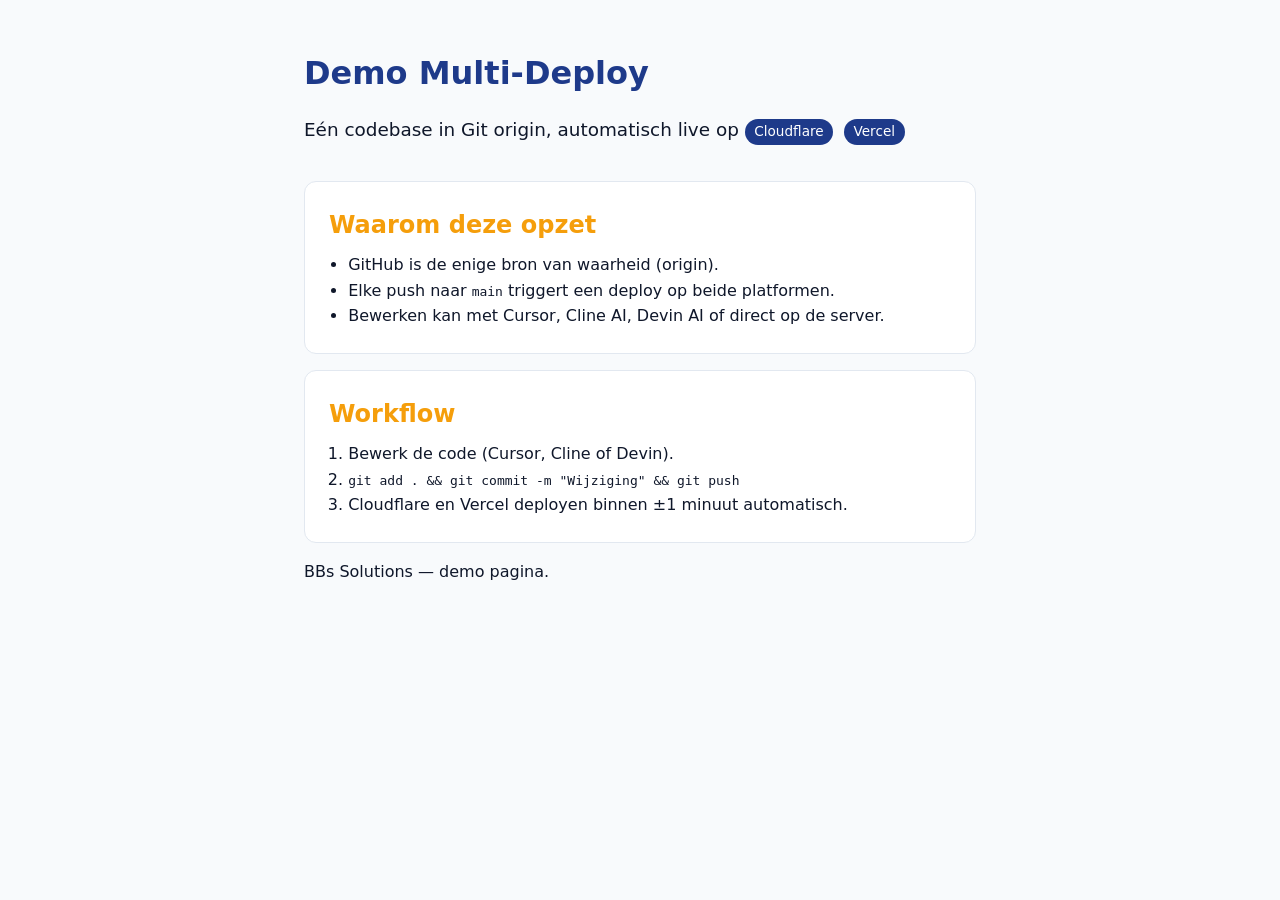
<file: index.html>
<!DOCTYPE html>
<html lang="nl">
<head>
  <meta charset="UTF-8">
  <meta name="viewport" content="width=device-width, initial-scale=1.0">
  <title>Demo Multi-Deploy — BBs Solutions</title>
  <meta name="description" content="Demo: één Git origin, automatisch live op Cloudflare én Vercel.">
  <style>
    :root { --color-primary: #1e3a8a; --color-accent: #f59e0b; --color-bg: #f8fafc; --color-text: #0f172a; --radius: 12px; }
    * { margin: 0; padding: 0; box-sizing: border-box; }
    body { font-family: system-ui, sans-serif; background: var(--color-bg); color: var(--color-text); line-height: 1.6; }
    .page { max-width: 720px; margin: 0 auto; padding: 3rem 1.5rem; }
    .page__title { color: var(--color-primary); }
    .page__lead { font-size: 1.15rem; margin: 1rem 0 2rem; }
    .card { background: #fff; border-radius: var(--radius); padding: 1.5rem; margin-bottom: 1rem; border: 1px solid #e2e8f0; }
    .card__title { color: var(--color-accent); margin-bottom: .5rem; }
    .card__list { padding-left: 1.2rem; }
    .badge { display: inline-block; padding: .15rem .6rem; margin: .2rem .3rem .2rem 0; background: var(--color-primary); color: #fff; border-radius: 999px; font-size: .85rem; }
  </style>
</head>
<body>
  <main class="page">
    <h1 class="page__title">Demo Multi-Deploy</h1>
    <p class="page__lead">
      Eén codebase in Git origin, automatisch live op
      <span class="badge">Cloudflare</span>
      <span class="badge">Vercel</span>
    </p>
    <section class="card">
      <h2 class="card__title">Waarom deze opzet</h2>
      <ul class="card__list">
        <li>GitHub is de enige bron van waarheid (origin).</li>
        <li>Elke push naar <code>main</code> triggert een deploy op beide platformen.</li>
        <li>Bewerken kan met Cursor, Cline AI, Devin AI of direct op de server.</li>
      </ul>
    </section>
    <section class="card">
      <h2 class="card__title">Workflow</h2>
      <ol class="card__list">
        <li>Bewerk de code (Cursor, Cline of Devin).</li>
        <li><code>git add . && git commit -m "Wijziging" && git push</code></li>
        <li>Cloudflare en Vercel deployen binnen ±1 minuut automatisch.</li>
      </ol>
    </section>
    <footer><p>BBs Solutions — demo pagina.</p></footer>
  </main>
</body>
</html>
</file>
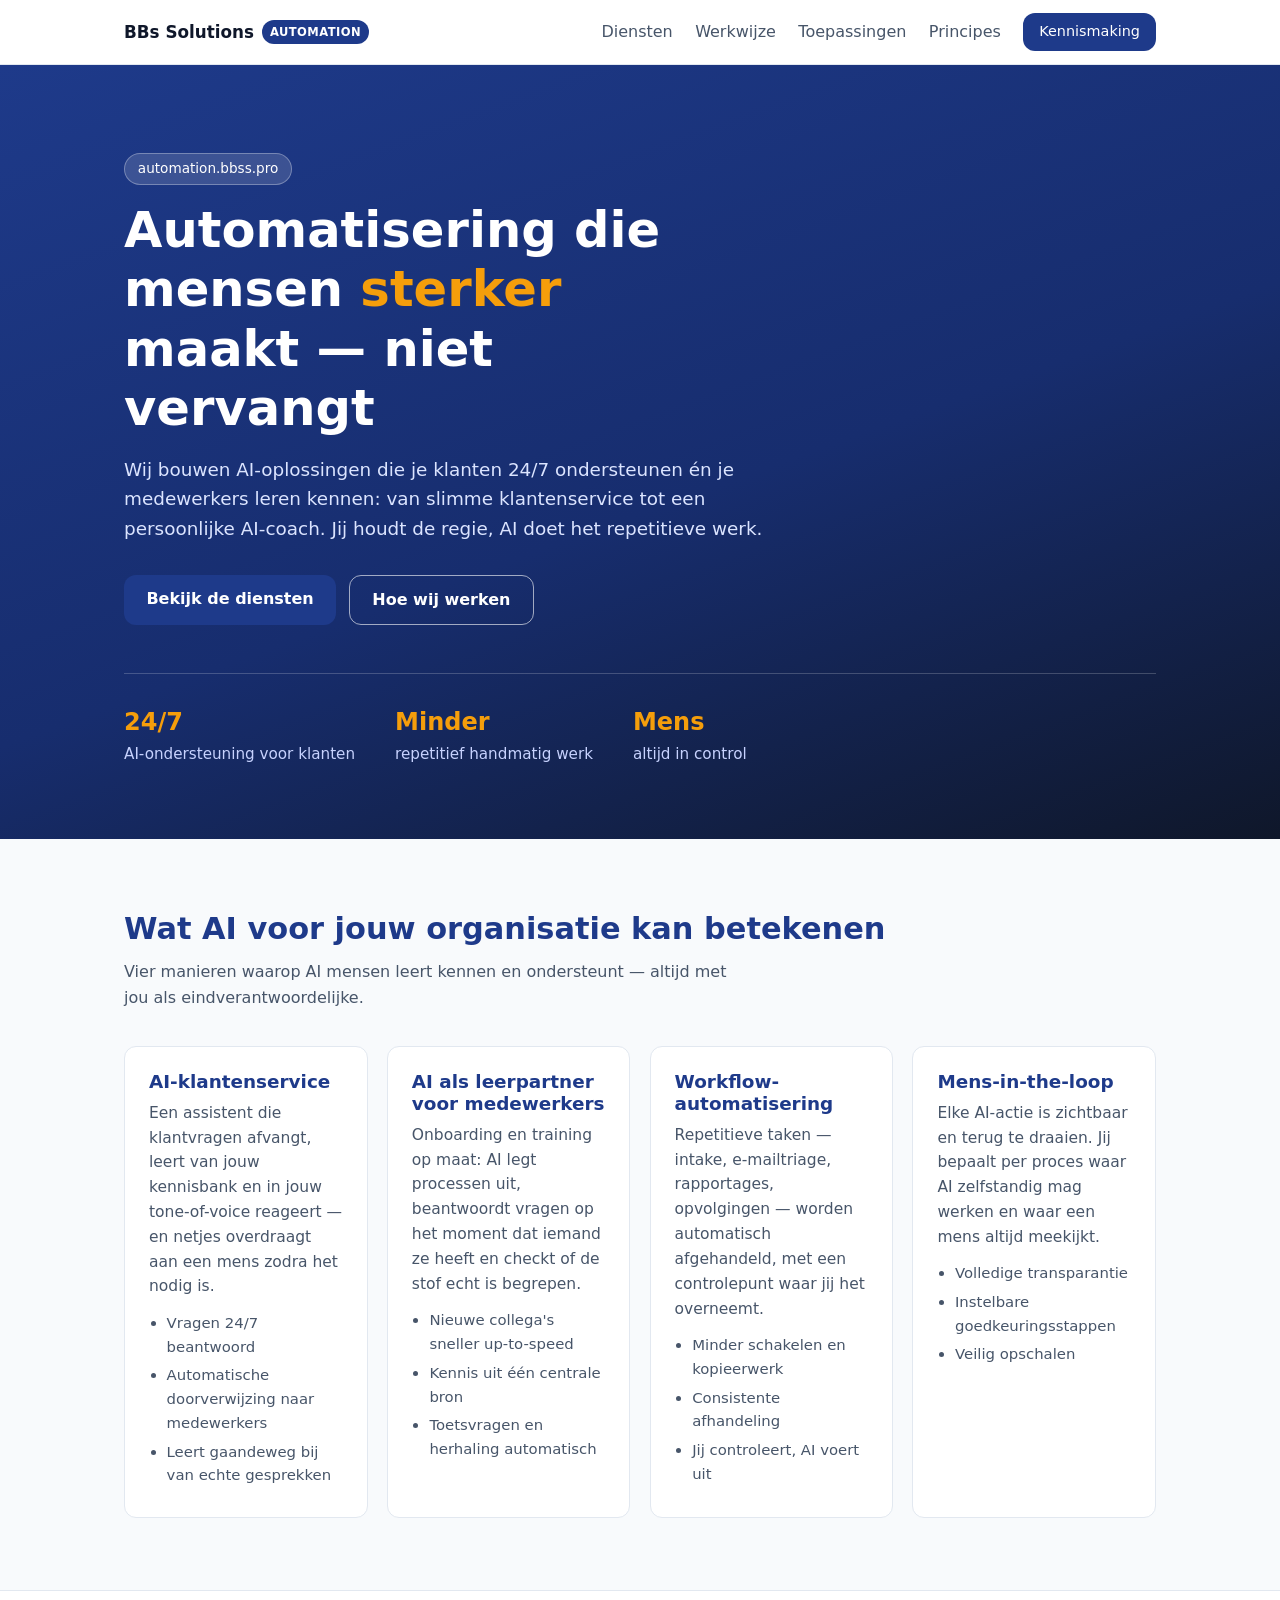
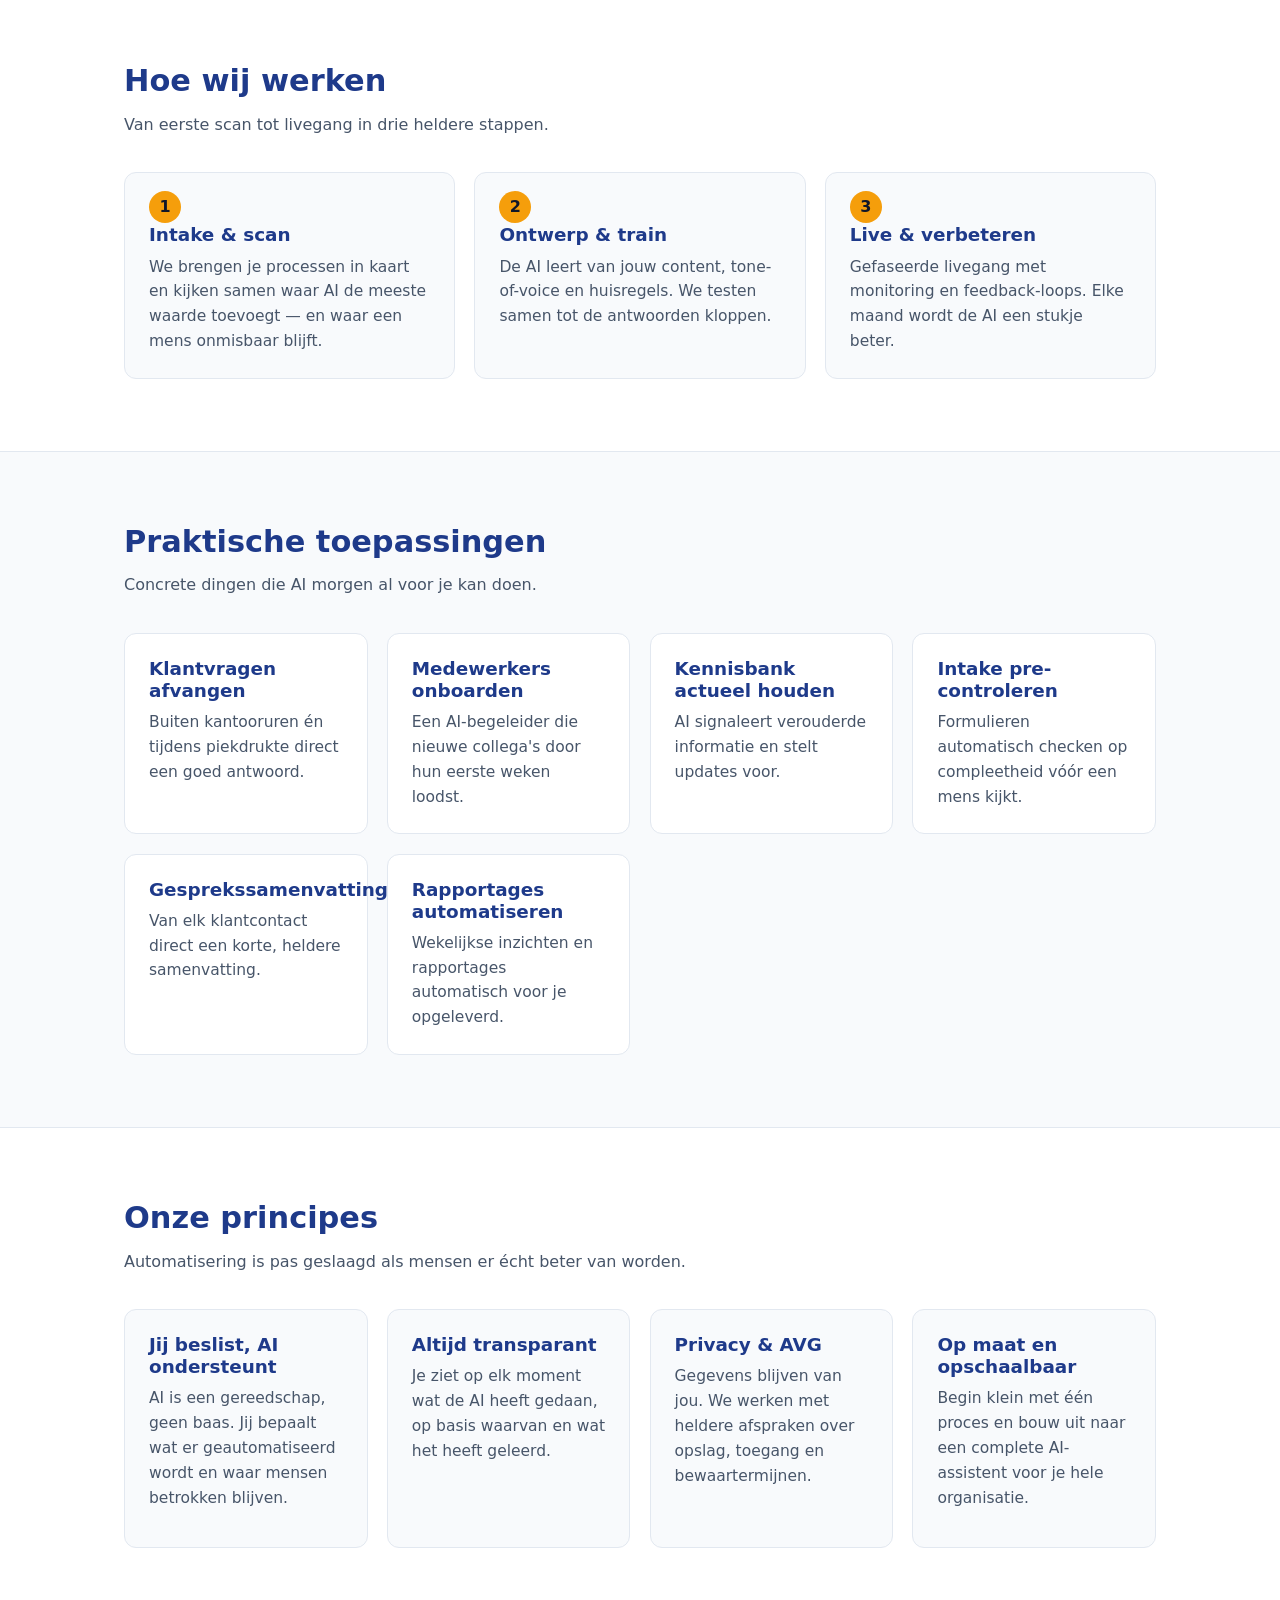
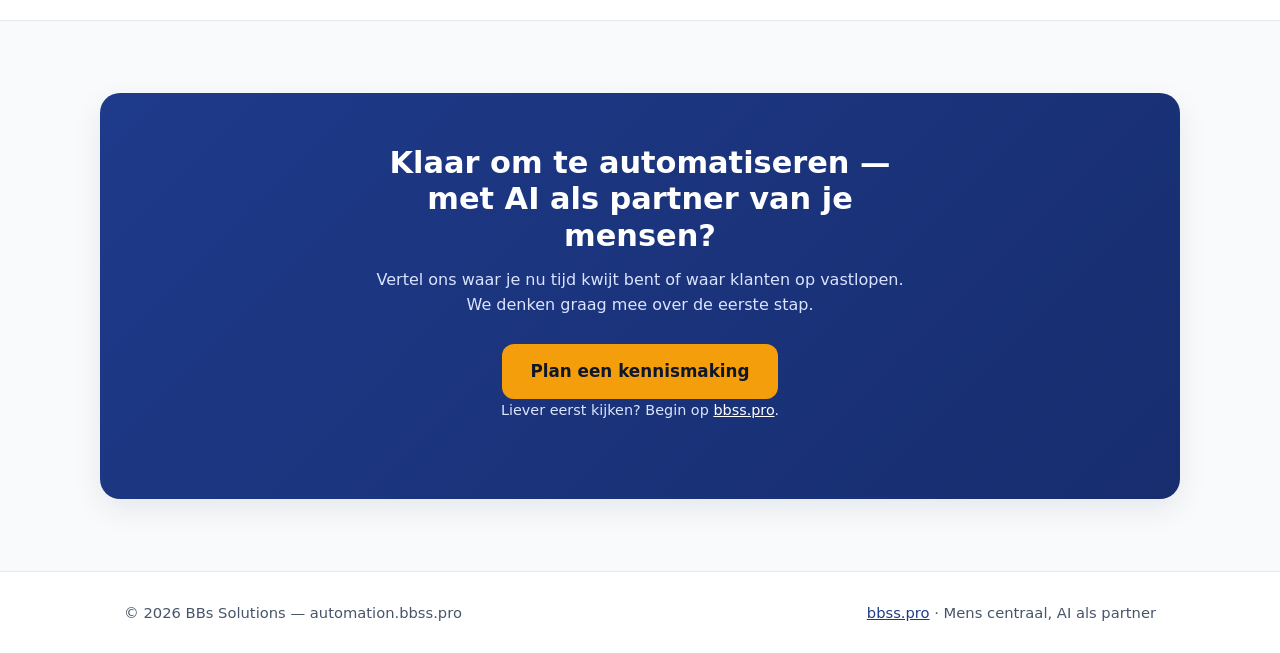
<file: automation/index.html>
<!DOCTYPE html>
<html lang="nl">
<head>
  <meta charset="UTF-8">
  <meta name="viewport" content="width=device-width, initial-scale=1.0">
  <title>Automatisering met AI die mensen leert en ondersteunt — BBs Solutions</title>
  <meta name="description" content="BBs Solutions bouwt automatisering waarbij AI klanten en medewerkers leert kennen, ondersteunt en slimmer maakt. Mens centraal, AI als partner.">
  <meta property="og:title" content="Automatisering met AI — BBs Solutions">
  <meta property="og:description" content="AI die je klanten 24/7 ondersteunt en je medewerkers leert kennen. Mens centraal, AI als partner.">
  <link rel="icon" href="data:image/svg+xml,%3Csvg%20xmlns='http://www.w3.org/2000/svg'%20viewBox='0%200%20100%20100'%3E%3Crect%20width='100'%20height='100'%20rx='22'%20fill='%231e3a8a'/%3E%3Ctext%20x='50'%20y='70'%20font-size='56'%20text-anchor='middle'%20fill='white'%20font-family='sans-serif'%20font-weight='bold'%3EA%3C/text%3E%3C/svg%3E">
  <link rel="stylesheet" href="styles.css">
</head>
<body>
  <header class="site-header" id="top">
    <div class="container nav-wrap">
      <a class="brand" href="#top">BBs&nbsp;Solutions<span class="brand__tag">Automation</span></a>
      <nav class="site-nav" id="site-nav" aria-label="Hoofdmenu">
        <a href="#diensten">Diensten</a>
        <a href="#werkwijze">Werkwijze</a>
        <a href="#usecases">Toepassingen</a>
        <a href="#principes">Principes</a>
        <a class="btn btn--small" href="#contact">Kennismaking</a>
      </nav>
      <button class="nav-toggle" id="nav-toggle" aria-label="Menu openen" aria-expanded="false" aria-controls="site-nav">
        <span></span><span></span><span></span>
      </button>
    </div>
  </header>

  <main>
    <section class="hero">
      <div class="container">
        <span class="badge">automation.bbss.pro</span>
        <h1>Automatisering die mensen <em>sterker</em> maakt — niet vervangt</h1>
        <p class="lead">
          Wij bouwen AI-oplossingen die je klanten 24/7 ondersteunen én je medewerkers
          leren kennen: van slimme klantenservice tot een persoonlijke AI-coach.
          Jij houdt de regie, AI doet het repetitieve werk.
        </p>
        <div class="hero-actions">
          <a class="btn" href="#diensten">Bekijk de diensten</a>
          <a class="btn btn--ghost" href="#werkwijze">Hoe wij werken</a>
        </div>
        <ul class="hero-stats">
          <li><strong>24/7</strong><span>AI-ondersteuning voor klanten</span></li>
          <li><strong>Minder</strong><span>repetitief handmatig werk</span></li>
          <li><strong>Mens</strong><span>altijd in control</span></li>
        </ul>
      </div>
    </section>

    <section class="section" id="diensten">
      <div class="container">
        <h2>Wat AI voor jouw organisatie kan betekenen</h2>
        <p class="section-lead">Vier manieren waarop AI mensen leert kennen en ondersteunt — altijd met jou als eindverantwoordelijke.</p>
        <div class="grid">
          <article class="card">
            <h3>AI-klantenservice</h3>
            <p>Een assistent die klantvragen afvangt, leert van jouw kennisbank en in jouw tone-of-voice reageert — en netjes overdraagt aan een mens zodra het nodig is.</p>
            <ul>
              <li>Vragen 24/7 beantwoord</li>
              <li>Automatische doorverwijzing naar medewerkers</li>
              <li>Leert gaandeweg bij van echte gesprekken</li>
            </ul>
          </article>
          <article class="card">
            <h3>AI als leerpartner voor medewerkers</h3>
            <p>Onboarding en training op maat: AI legt processen uit, beantwoordt vragen op het moment dat iemand ze heeft en checkt of de stof echt is begrepen.</p>
            <ul>
              <li>Nieuwe collega's sneller up-to-speed</li>
              <li>Kennis uit één centrale bron</li>
              <li>Toetsvragen en herhaling automatisch</li>
            </ul>
          </article>
          <article class="card">
            <h3>Workflow-automatisering</h3>
            <p>Repetitieve taken — intake, e-mailtriage, rapportages, opvolgingen — worden automatisch afgehandeld, met een controlepunt waar jij het overneemt.</p>
            <ul>
              <li>Minder schakelen en kopieerwerk</li>
              <li>Consistente afhandeling</li>
              <li>Jij controleert, AI voert uit</li>
            </ul>
          </article>
          <article class="card">
            <h3>Mens-in-the-loop</h3>
            <p>Elke AI-actie is zichtbaar en terug te draaien. Jij bepaalt per proces waar AI zelfstandig mag werken en waar een mens altijd meekijkt.</p>
            <ul>
              <li>Volledige transparantie</li>
              <li>Instelbare goedkeuringsstappen</li>
              <li>Veilig opschalen</li>
            </ul>
          </article>
        </div>
      </div>
    </section>

    <section class="section section--alt" id="werkwijze">
      <div class="container">
        <h2>Hoe wij werken</h2>
        <p class="section-lead">Van eerste scan tot livegang in drie heldere stappen.</p>
        <ol class="steps">
          <li>
            <h3>Intake &amp; scan</h3>
            <p>We brengen je processen in kaart en kijken samen waar AI de meeste waarde toevoegt — en waar een mens onmisbaar blijft.</p>
          </li>
          <li>
            <h3>Ontwerp &amp; train</h3>
            <p>De AI leert van jouw content, tone-of-voice en huisregels. We testen samen tot de antwoorden kloppen.</p>
          </li>
          <li>
            <h3>Live &amp; verbeteren</h3>
            <p>Gefaseerde livegang met monitoring en feedback-loops. Elke maand wordt de AI een stukje beter.</p>
          </li>
        </ol>
      </div>
    </section>

    <section class="section" id="usecases">
      <div class="container">
        <h2>Praktische toepassingen</h2>
        <p class="section-lead">Concrete dingen die AI morgen al voor je kan doen.</p>
        <div class="grid grid--compact">
          <article class="card card--compact"><h3>Klantvragen afvangen</h3><p>Buiten kantooruren én tijdens piekdrukte direct een goed antwoord.</p></article>
          <article class="card card--compact"><h3>Medewerkers onboarden</h3><p>Een AI-begeleider die nieuwe collega's door hun eerste weken loodst.</p></article>
          <article class="card card--compact"><h3>Kennisbank actueel houden</h3><p>AI signaleert verouderde informatie en stelt updates voor.</p></article>
          <article class="card card--compact"><h3>Intake pre-controleren</h3><p>Formulieren automatisch checken op compleetheid vóór een mens kijkt.</p></article>
          <article class="card card--compact"><h3>Gesprekssamenvattingen</h3><p>Van elk klantcontact direct een korte, heldere samenvatting.</p></article>
          <article class="card card--compact"><h3>Rapportages automatiseren</h3><p>Wekelijkse inzichten en rapportages automatisch voor je opgeleverd.</p></article>
        </div>
      </div>
    </section>

    <section class="section section--alt" id="principes">
      <div class="container">
        <h2>Onze principes</h2>
        <p class="section-lead">Automatisering is pas geslaagd als mensen er écht beter van worden.</p>
        <div class="grid">
          <article class="card">
            <h3>Jij beslist, AI ondersteunt</h3>
            <p>AI is een gereedschap, geen baas. Jij bepaalt wat er geautomatiseerd wordt en waar mensen betrokken blijven.</p>
          </article>
          <article class="card">
            <h3>Altijd transparant</h3>
            <p>Je ziet op elk moment wat de AI heeft gedaan, op basis waarvan en wat het heeft geleerd.</p>
          </article>
          <article class="card">
            <h3>Privacy &amp; AVG</h3>
            <p>Gegevens blijven van jou. We werken met heldere afspraken over opslag, toegang en bewaartermijnen.</p>
          </article>
          <article class="card">
            <h3>Op maat en opschaalbaar</h3>
            <p>Begin klein met één proces en bouw uit naar een complete AI-assistent voor je hele organisatie.</p>
          </article>
        </div>
      </div>
    </section>

    <section class="cta" id="contact">
      <div class="container cta__inner">
        <h2>Klaar om te automatiseren — met AI als partner van je mensen?</h2>
        <p>Vertel ons waar je nu tijd kwijt bent of waar klanten op vastlopen. We denken graag mee over de eerste stap.</p>
        <a class="btn btn--large" href="mailto:info@bbss.pro?subject=Kennismaking%20automatisering%20%2B%20AI">Plan een kennismaking</a>
        <p class="cta__note">Liever eerst kijken? Begin op <a href="https://bbss.pro">bbss.pro</a>.</p>
      </div>
    </section>
  </main>

  <footer class="site-footer">
    <div class="container">
      <p>&copy; <span id="year">2026</span> BBs Solutions — automation.bbss.pro</p>
      <p><a href="https://bbss.pro">bbss.pro</a> · Mens centraal, AI als partner</p>
    </div>
  </footer>

  <script src="script.js" defer></script>
</body>
</html>
</file>
<file: automation/styles.css>
:root {
  --color-primary: #1e3a8a;
  --color-primary-dark: #172d6e;
  --color-accent: #f59e0b;
  --color-bg: #f8fafc;
  --color-surface: #ffffff;
  --color-text: #0f172a;
  --color-muted: #475569;
  --color-border: #e2e8f0;
  --radius: 12px;
  --shadow: 0 10px 30px rgba(15, 23, 42, 0.08);
}

* { margin: 0; padding: 0; box-sizing: border-box; }

html { scroll-behavior: smooth; }

body {
  font-family: system-ui, -apple-system, "Segoe UI", Roboto, sans-serif;
  background: var(--color-bg);
  color: var(--color-text);
  line-height: 1.6;
}

.container { max-width: 1080px; margin: 0 auto; padding: 0 1.5rem; }

h1, h2, h3 { line-height: 1.2; }

h2 { font-size: 1.9rem; color: var(--color-primary); margin-bottom: 0.75rem; }

h3 { font-size: 1.15rem; margin-bottom: 0.5rem; }

a { color: var(--color-primary); }

.site-header {
  position: sticky;
  top: 0;
  z-index: 20;
  background: rgba(255, 255, 255, 0.92);
  backdrop-filter: blur(8px);
  border-bottom: 1px solid var(--color-border);
  transition: box-shadow 0.2s ease;
}

.site-header.is-scrolled { box-shadow: var(--shadow); }

.nav-wrap { display: flex; align-items: center; justify-content: space-between; height: 64px; }

.brand {
  font-weight: 700;
  font-size: 1.05rem;
  color: var(--color-text);
  text-decoration: none;
  display: flex;
  align-items: center;
  gap: 0.5rem;
}

.brand__tag {
  background: var(--color-primary);
  color: #fff;
  font-size: 0.72rem;
  font-weight: 600;
  padding: 0.15rem 0.5rem;
  border-radius: 999px;
  text-transform: uppercase;
  letter-spacing: 0.04em;
}

.site-nav { display: flex; align-items: center; gap: 1.4rem; }

.site-nav a { text-decoration: none; color: var(--color-muted); font-weight: 500; }

.site-nav a:hover { color: var(--color-primary); }

.site-nav a.btn { color: #fff; }

.nav-toggle {
  display: none;
  flex-direction: column;
  gap: 5px;
  background: none;
  border: 0;
  cursor: pointer;
  padding: 0.4rem;
}

.nav-toggle span { width: 22px; height: 2px; background: var(--color-text); border-radius: 2px; }

.btn {
  display: inline-block;
  background: var(--color-primary);
  color: #fff;
  font-weight: 600;
  text-decoration: none;
  padding: 0.7rem 1.4rem;
  border-radius: var(--radius);
  transition: background 0.15s ease, transform 0.15s ease;
}

.btn:hover { background: var(--color-primary-dark); transform: translateY(-1px); color: #fff; }

.btn--ghost {
  background: transparent;
  color: var(--color-primary);
  border: 1px solid var(--color-primary);
}

.btn--ghost:hover { background: var(--color-primary); color: #fff; }

.btn--small { padding: 0.45rem 1rem; font-size: 0.9rem; }

.btn--large { padding: 0.9rem 1.8rem; font-size: 1.05rem; }

.hero {
  background: linear-gradient(160deg, #1e3a8a 0%, #172d6e 55%, #0f172a 100%);
  color: #fff;
  padding: 5.5rem 0 4.5rem;
}

.hero h1 { font-size: clamp(2rem, 4.5vw, 3.1rem); max-width: 18ch; margin: 1rem 0; }

.hero h1 em { color: var(--color-accent); font-style: normal; }

.hero .lead { font-size: 1.15rem; max-width: 56ch; color: #dbe4ff; margin-bottom: 2rem; }

.badge {
  display: inline-block;
  background: rgba(255, 255, 255, 0.14);
  border: 1px solid rgba(255, 255, 255, 0.3);
  color: #fff;
  padding: 0.25rem 0.8rem;
  border-radius: 999px;
  font-size: 0.85rem;
}

.hero-actions { display: flex; flex-wrap: wrap; gap: 0.8rem; }

.hero .btn--ghost { color: #fff; border-color: rgba(255, 255, 255, 0.6); }

.hero .btn--ghost:hover { background: #fff; color: var(--color-primary); }

.hero-stats {
  list-style: none;
  display: flex;
  flex-wrap: wrap;
  gap: 2.5rem;
  margin-top: 3rem;
  padding-top: 1.8rem;
  border-top: 1px solid rgba(255, 255, 255, 0.2);
}

.hero-stats strong { display: block; font-size: 1.5rem; color: var(--color-accent); }

.hero-stats span { color: #c7d2fe; font-size: 0.95rem; }

.section { padding: 4.5rem 0; }

.section--alt { background: var(--color-surface); border-top: 1px solid var(--color-border); border-bottom: 1px solid var(--color-border); }

.section-lead { color: var(--color-muted); max-width: 60ch; margin-bottom: 2.2rem; }

.grid {
  display: grid;
  grid-template-columns: repeat(auto-fit, minmax(240px, 1fr));
  gap: 1.2rem;
}

.card {
  background: var(--color-surface);
  border: 1px solid var(--color-border);
  border-radius: var(--radius);
  padding: 1.5rem;
  transition: transform 0.15s ease, box-shadow 0.15s ease;
}

.section--alt .card { background: var(--color-bg); }

.card:hover { transform: translateY(-3px); box-shadow: var(--shadow); }

.card h3 { color: var(--color-primary); }

.card p { color: var(--color-muted); font-size: 0.97rem; margin-bottom: 0.8rem; }

.card ul { padding-left: 1.1rem; color: var(--color-muted); font-size: 0.93rem; }

.card li { margin-bottom: 0.3rem; }

.card--compact p { margin-bottom: 0; }

.steps {
  list-style: none;
  counter-reset: step;
  display: grid;
  grid-template-columns: repeat(auto-fit, minmax(260px, 1fr));
  gap: 1.2rem;
}

.steps li {
  counter-increment: step;
  background: var(--color-bg);
  border: 1px solid var(--color-border);
  border-radius: var(--radius);
  padding: 1.6rem 1.5rem 1.5rem;
  position: relative;
  padding-top: 3.2rem;
}

.steps li::before {
  content: counter(step);
  position: absolute;
  top: 1.1rem;
  left: 1.5rem;
  width: 2rem;
  height: 2rem;
  border-radius: 50%;
  background: var(--color-accent);
  color: #0f172a;
  font-weight: 700;
  display: flex;
  align-items: center;
  justify-content: center;
}

.steps h3 { color: var(--color-primary); }

.steps p { color: var(--color-muted); font-size: 0.97rem; }

.cta { padding: 4.5rem 0; }

.cta__inner {
  background: linear-gradient(135deg, var(--color-primary), var(--color-primary-dark));
  color: #fff;
  border-radius: 20px;
  padding: 3.2rem 2.5rem;
  text-align: center;
  box-shadow: var(--shadow);
}

.cta__inner h2 { color: #fff; max-width: 26ch; margin: 0 auto 0.8rem; }

.cta__inner p { color: #dbe4ff; max-width: 52ch; margin: 0 auto 1.6rem; }

.cta__inner .btn { background: var(--color-accent); color: #0f172a; }

.cta__inner .btn:hover { background: #fbbf24; color: #0f172a; }

.cta__note { margin-top: 1.1rem; font-size: 0.9rem; }

.cta__note a { color: #fff; }

.site-footer {
  border-top: 1px solid var(--color-border);
  background: var(--color-surface);
  padding: 1.8rem 0;
  color: var(--color-muted);
  font-size: 0.92rem;
}

.site-footer .container { display: flex; flex-wrap: wrap; gap: 0.5rem 2rem; justify-content: space-between; }

@media (max-width: 760px) {
  .nav-toggle { display: flex; }

  .site-nav {
    display: none;
    position: absolute;
    top: 64px;
    left: 0;
    right: 0;
    flex-direction: column;
    align-items: flex-start;
    gap: 1rem;
    background: #fff;
    border-bottom: 1px solid var(--color-border);
    padding: 1.2rem 1.5rem 1.5rem;
    box-shadow: var(--shadow);
  }

  .site-nav.is-open { display: flex; }

  .hero { padding: 4rem 0 3.5rem; }

  .section { padding: 3.2rem 0; }

  .hero-stats { gap: 1.4rem; }
}
</file>
